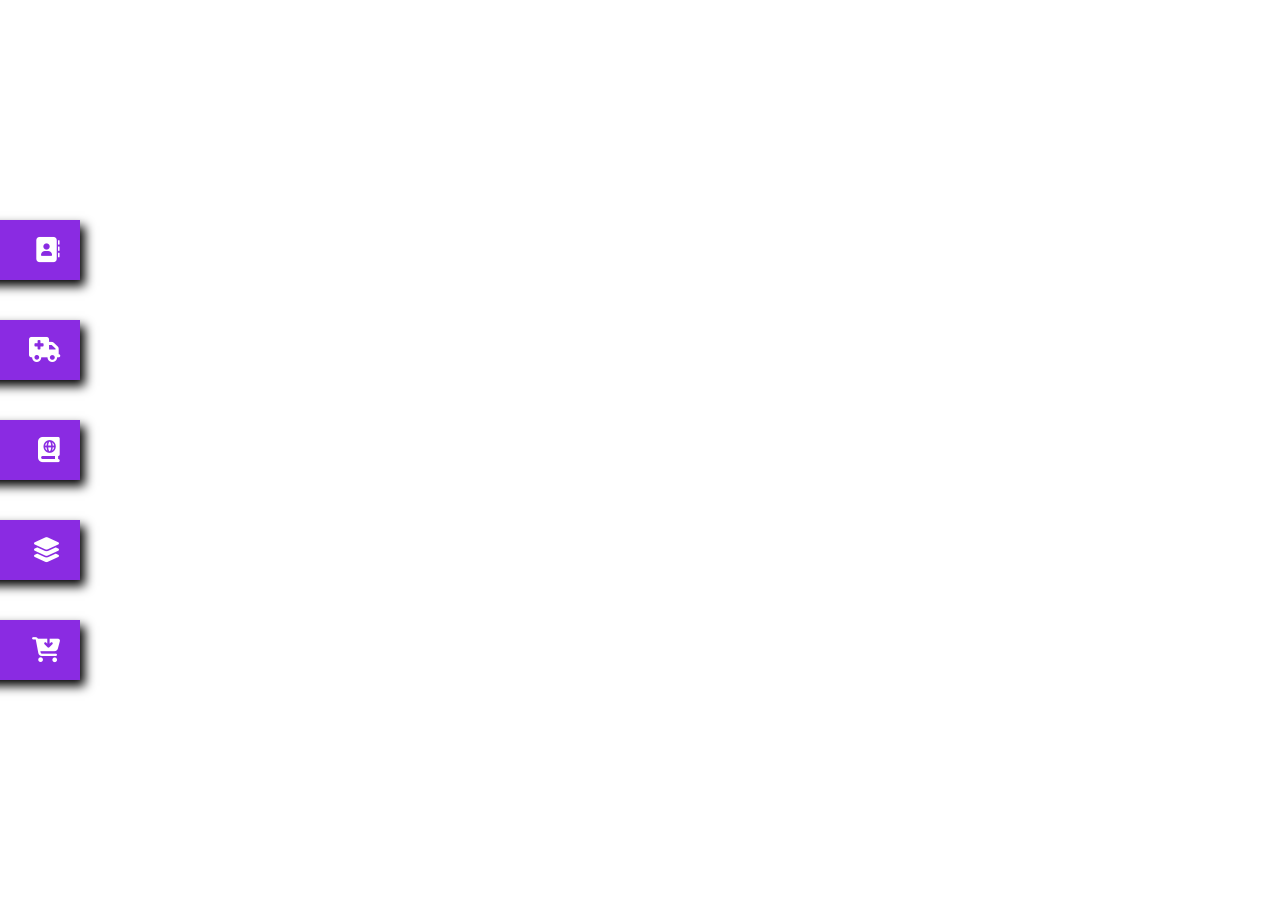
<file: Case 01/index.html>
<!DOCTYPE html>
<html lang="en">
<head>
    <meta charset="UTF-8">
    <meta name="viewport" content="width=device-width, initial-scale=1.0">
    <title>Case 01</title>
    <link rel="stylesheet" href="style.css">
    <link
      rel="stylesheet"
      href="https://cdnjs.cloudflare.com/ajax/libs/font-awesome/6.6.0/css/all.min.css"
      integrity="sha512-Kc323vGBEqzTmouAECnVceyQqyqdsSiqLQISBL29aUW4U/M7pSPA/gEUZQqv1cwx4OnYxTxve5UMg5GT6L4JJg=="
      crossorigin="anonymous"
      referrerpolicy="no-referrer"/>
</head>
<body>
    <div class="box" id="box-1">
        <span>Menu One</span>
        <i class="fa-solid fa-address-book"></i>
    </div>
    <div class="box" id="box-2">
        <span>Menu Two</span>
        <i class="fa-solid fa-truck-medical"></i>
    </div>
    <div class="box" id="box-3">
        <span>Menu Three</span>
        <i class="fa-solid fa-book-atlas"></i>
    </div>
    <div class="box" id="box-4">
        <span>Menu Four</span>
        <i class="fa-solid fa-layer-group"></i>
    </div>
    <div class="box" id="box-5">
        <span>Menu Five</span>
        <i class="fa-solid fa-cart-arrow-down"></i>
    </div>
</body>
</html>
</file>
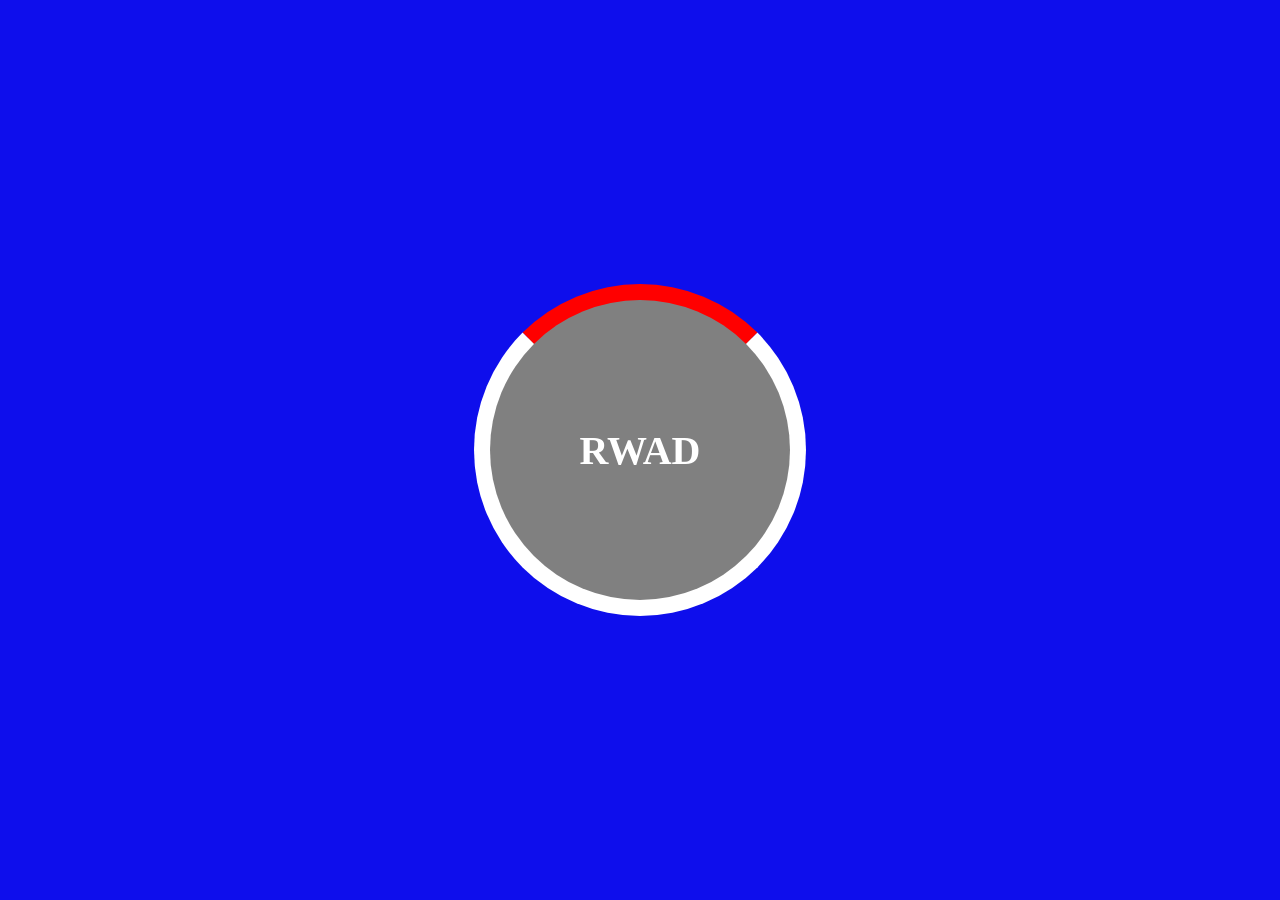
<file: Case 02/index.html>
<!DOCTYPE html>
<html lang="en">
<head>
    <meta charset="UTF-8">
    <meta name="viewport" content="width=device-width, initial-scale=1.0">
    <title>Case 02</title>
    <link rel="stylesheet" href="style.css">
</head>
<body>
    <div class="container">
        <div class="circle">
            <span> RWAD </span>
        </div>
    </div>
</body>
</html>
</file>
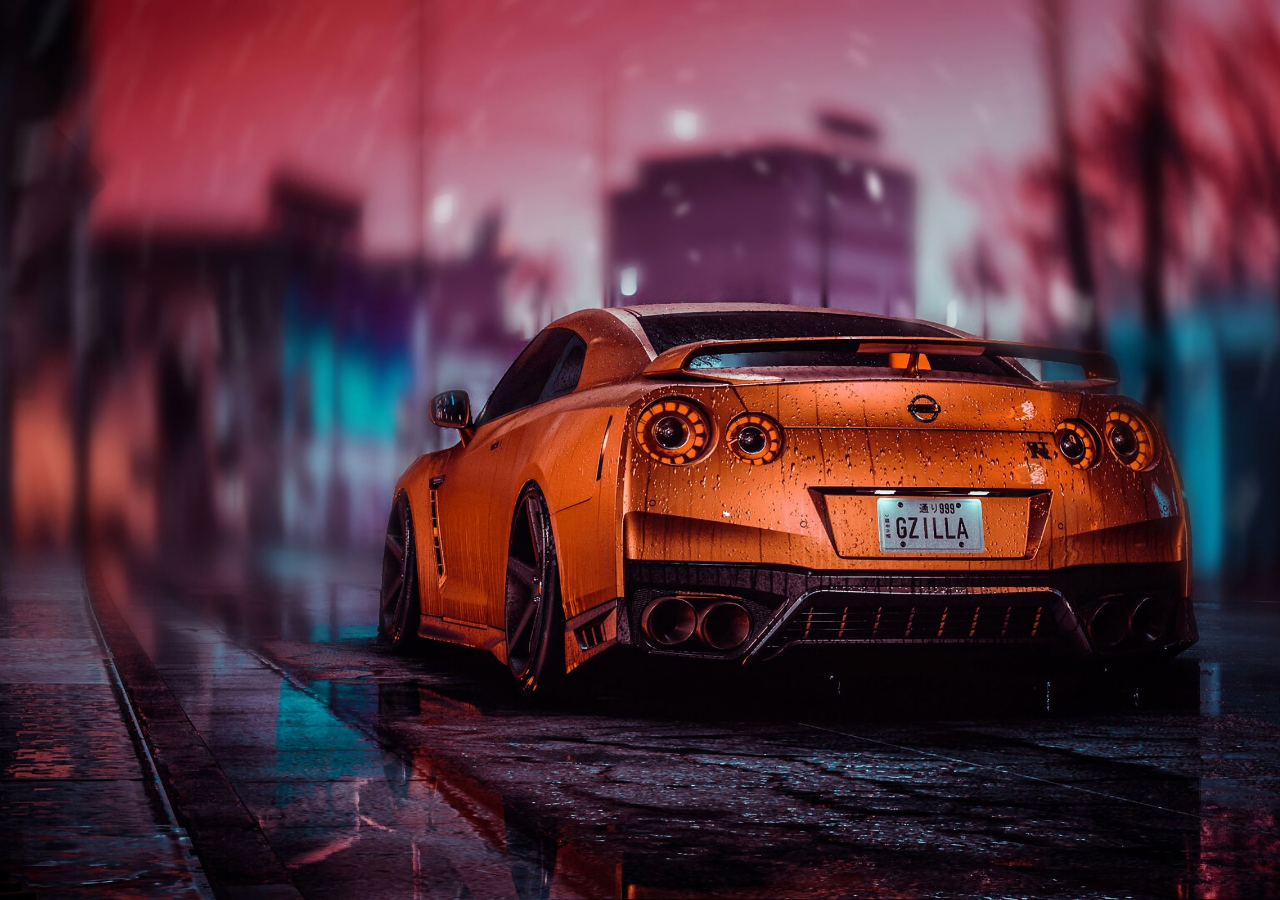
<file: Case 05/index.html>
<!DOCTYPE html>
<html lang="en">
<head>
    <meta charset="UTF-8">
    <meta name="viewport" content="width=device-width, initial-scale=1.0">
    <title>Case 05</title>
    <link rel="stylesheet" href="style.css">
</head>
<body>
    <div class="slider">
        <div class="img-container">
            <img src= "assest/1.jpg">
            <img src= "assest/2.jpg">
            <img src= "assest/3.jpg">
            <img src= "assest/4.jpg">
        </div>
    </div>
</body>
</html>
</file>
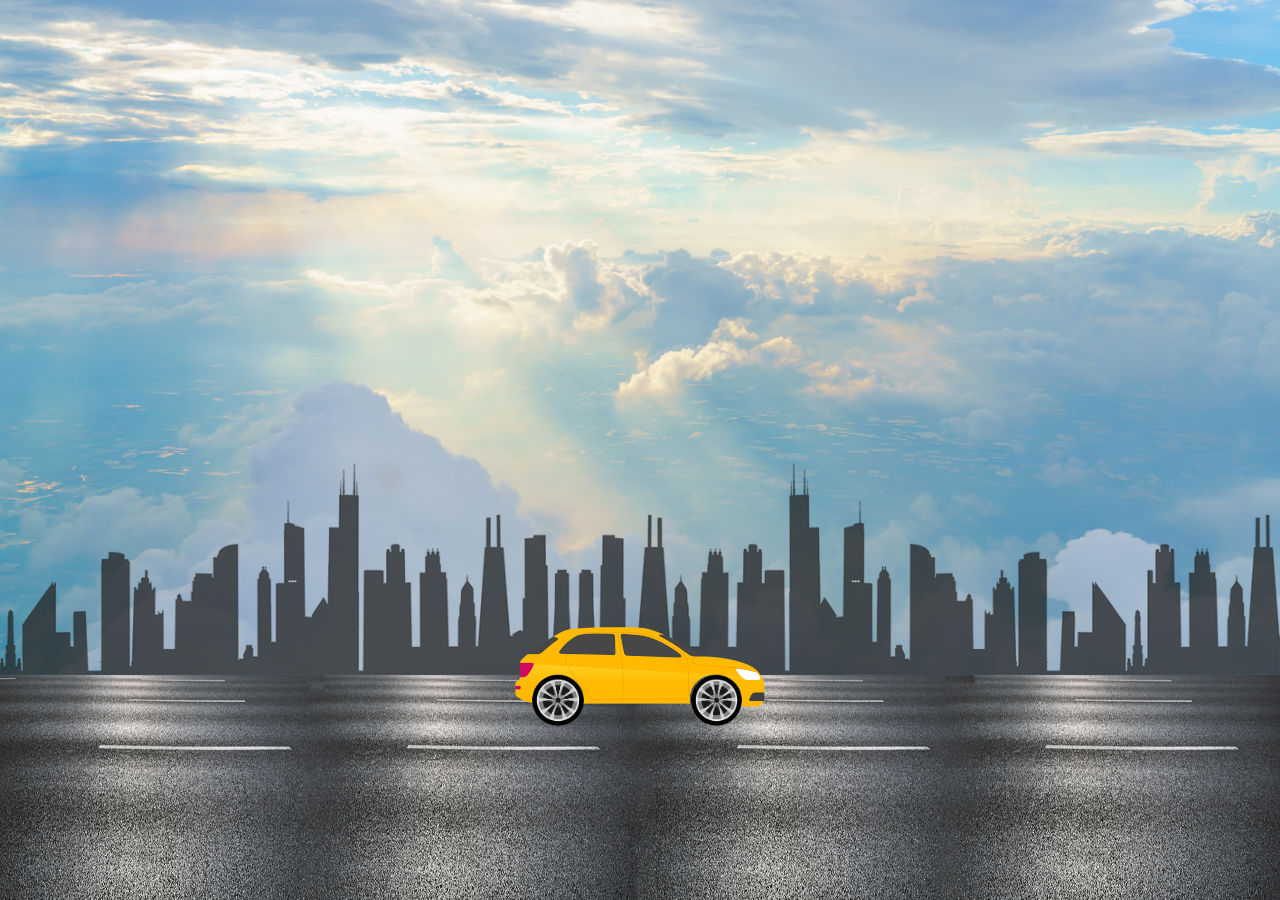
<file: Case 06/index.html>
<!DOCTYPE html>
<html lang="en">
<head>
    <meta charset="UTF-8">
    <meta name="viewport" content="width=device-width, initial-scale=1.0">
    <title>Case 06</title>
    <link rel="stylesheet" href="style.css">
</head>
<body>
    <div class="city-view-container">
        <img src="assest/sky.jpg" alt="sky">
        <div class="city-view">
           <div class="city-frame" id="frame-01">
                <img src="assest/city.png" alt="city">
                <img src="assest/road.jpg" alt="road">
           </div>
           <div class="city-frame" id="frame-02">
                <img src="assest/city.png" alt="city">
                <img src="assest/road.jpg" alt="road">
           </div>
           <div class="city-frame" id="frame-03">
                <img src="assest/city.png" alt="city">
                <img src="assest/road.jpg" alt="road">
           </div>
        </div>
        <div class="car">
            <img src="assest/car.png" alt="car">
            <div class="wheel">
                <img src="assest/wheel.png" alt="wheel-1">
                <img src="assest/wheel.png" alt="wheel-2">
            </div>
        </div>
    </div>
</body>
</html>
</file>
<file: Case 01/style.css>
* {
  margin: 0;
  padding: 0;
}

body {
  height: 100vh;
  display: flex;
  flex-direction: column;
  align-items: flex-start;
  justify-content: center;
}

.box {
  width: 400px;
  height: 40px;
  background-color: blueviolet;
  display: flex;
  align-items: center;
  justify-content: space-between;
  margin: 20px 0px;
  padding: 10px 20px;
  color: white;
  font-weight: 700;
  font-size: 25px;
  transform: translateX(-360px);
  box-shadow: 5px 6px 10px 0 rgba(0, 0, 0, 1);
  transition: transform 1s ease-in-out;
}

#box-1:hover {
  transform: translateX(0);
}

#box-2:hover {
  transform: translateX(0);
}

#box-3:hover {
  transform: translateX(0);
}

#box-4:hover {
  transform: translateX(0);
}

#box-5:hover {
  transform: translateX(0);
}
</file>
<file: Case 02/style.css>
* {
  margin: 0;
  padding: 0;
}

.container {
  width: 100vw;
  height: 100vh;
  display: flex;
  align-items: center;
  justify-content: center;
  background-color: rgb(14, 14, 236);
  position: fixed;
}

.circle {
  width: 300px;
  height: 300px;
  border-radius: 50%;
  background-color: gray;
  border: 16px solid white;
  border-top: 16px solid red;
}

span {
  height:100%;
  display: flex;
  align-items: center;
  justify-content: center;
  font-size: 2.5em;
  color: white;
  font-weight: 600;
}

.circle:hover {
  transition-duration: 2s ; 
  transform: rotate(360deg);
  cursor: pointer;
}

.circle:hover span{
  transform: rotate(-360deg);
  transition-duration: 2s ;
}
</file>
<file: Case 05/style.css>
* {
  margin: 0;
  padding: 0;
}

.slider {
  overflow: hidden;
  width: 100vw;
  height: 100vh;
}

.img-container {
  width: 400vw;
  height: 100vh;
  display: flex;
  align-items: center;
}

.img-container > img {
  width: 100%;
  height: 100%;
  object-fit: cover;
  animation: photo-slider 15s ease-in-out infinite;
}

@keyframes photo-slider {
  0%,
  5% {
    transform: translateX(-300%);
  }
  15%,
  20% {
    transform: translateX(-200%);
  }
  30%,
  35% {
    transform: translateX(-100%);
  }
  45%,
  50% {
    transform: translateX(0);
  }
  60%,
  65% {
    transform: translateX(-100%);
  }
  75%,
  80% {
    transform: translateX(-200%);
  }
  90%,
  100% {
    transform: translateX(-300%);
  }
}
</file>
<file: Case 06/style.css>
* {
  margin: 0;
  padding: 0;
}

.city-view-container {
  width: 100vw;
  height: 100vh;
  overflow: hidden;
  position: fixed;
}

.city-view-container > img {
  width: 100vw;
  height: 76vh;
  object-fit: cover;
  position: relative;
}

.city-view {
  display: flex;
  width: 300vw;
  align-items: flex-end;
}

.city-frame {
  display: flex;
  flex-direction: column;
  justify-content: flex-end;
  height: 100vh;
  width: 100vw;
  position: absolute;
  top: 0;
  left: 0;
  animation: go-back 8s ease-in-out 1s infinite;
}

#frame-02 {
  left: 100vw;
}

#frame-03 {
  left: 200vw;
}

.city-frame > img {
  width: 100vw;
  height: 25vh;
}

.car {
  width: 20vw;
  position: absolute;
  top: 75%;
  left: 50%;
  transform: translate(-50%, -50%);
}

.car > img {
  width: 100%;
}

.wheel > img {
  width: 4vw;
  position: absolute;
  animation: wheel-rotation 8s ease-in-out infinite;
  animation-delay: 1s;
}

img[alt="wheel-1"] {
  top: 50%;
  left: 8%;
}

img[alt="wheel-2"] {
  top: 50%;
  left: 70%;
}

@keyframes go-back {
  from {
    transform: translateX(0);
  }
  to {
    transform: translateX(-200vw);
  }
}
@keyframes wheel-rotation {
  0% {
    transform: rotate(0);
  }
  50% {
    transform: rotate(360deg);
  }
  100% {
    transform: rotate(0);
  }
}
</file>
